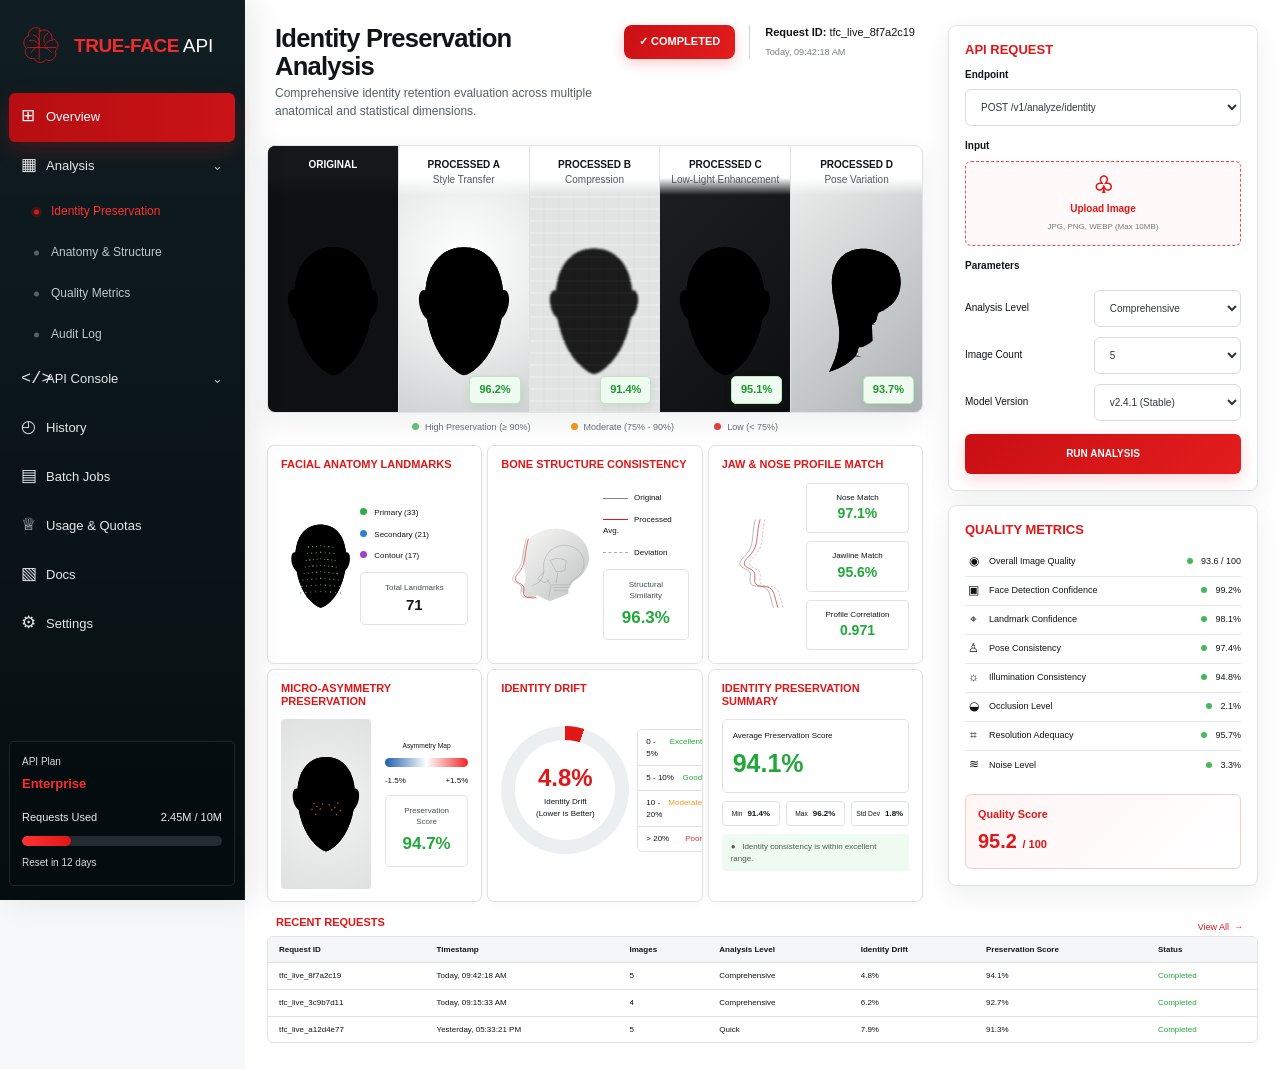
<file: index.html>
<!doctype html>
<html lang="en">
<head>
  <meta charset="utf-8">
  <meta name="viewport" content="width=device-width,initial-scale=1,viewport-fit=cover">
  <meta name="theme-color" content="#071014">
  <meta name="description" content="True-Face API identity preservation analysis console by NODERVA Software.">
  <title>True-Face API · Identity Preservation Console</title>
  <link rel="stylesheet" href="assets/css/app.css?v=2.0.0">
</head>
<body>
  <svg class="svg-defs" aria-hidden="true">
    <defs>
      <pattern id="mesh-grid" width="11" height="11" patternUnits="userSpaceOnUse">
        <path d="M0 0H11M0 0V11" fill="none" stroke="currentColor" stroke-width=".45" opacity=".55"/>
      </pattern>
      <radialGradient id="face-dark" cx="48%" cy="34%" r="68%">
        <stop offset="0" stop-color="#33383a"/><stop offset=".55" stop-color="#15191b"/><stop offset="1" stop-color="#050708"/>
      </radialGradient>
      <radialGradient id="face-light" cx="42%" cy="30%" r="72%">
        <stop offset="0" stop-color="#ffffff"/><stop offset=".66" stop-color="#e5e7e7"/><stop offset="1" stop-color="#bfc3c4"/>
      </radialGradient>
      <linearGradient id="bone-fill" x1="0" y1="0" x2="1" y2="1">
        <stop offset="0" stop-color="#f8f8f6"/><stop offset="1" stop-color="#babdbd"/>
      </linearGradient>
      <filter id="soft-shadow"><feDropShadow dx="0" dy="9" stdDeviation="10" flood-opacity=".14"/></filter>
      <symbol id="face-front" viewBox="0 0 220 260">
        <path class="face-fill" d="M110 15C65 15 38 53 40 111c1 42 15 90 43 117 10 10 20 17 27 18 8-1 18-8 28-18 28-27 42-75 43-117 1-58-26-96-71-96Z"/>
        <path class="face-ear" d="M42 93c-19-9-18 42 5 54M178 93c19-9 18 42-5 54"/>
        <path class="face-line" d="M67 91c14-11 28-11 40 0M113 91c12-11 27-11 40 0M75 109c11 8 21 8 31 0M115 109c11 8 21 8 30 0M110 99c-5 28-8 46 1 50M87 178c15 11 31 11 47 0M91 170c13-5 26-5 39 0M62 75c14-10 31-15 44-8M115 67c15-6 31-1 45 9M55 129c5 43 17 75 55 96M165 129c-5 43-17 75-55 96"/>
        <path class="face-mesh" d="M110 15C65 15 38 53 40 111c1 42 15 90 43 117 10 10 20 17 27 18 8-1 18-8 28-18 28-27 42-75 43-117 1-58-26-96-71-96Z"/>
        <g class="mesh-lines">
          <path d="M48 52c38 24 85 24 124 0M42 79c45 22 91 22 136 0M40 108c47 17 94 17 141 0M43 138c45 14 89 14 134 0M51 167c39 10 79 10 118 0M65 198c30 7 60 7 90 0M110 16v230M78 22c-10 62-9 143 32 224M142 22c10 62 9 143-32 224M56 40c8 72 24 146 54 206M164 40c-8 72-24 146-54 206"/>
        </g>
      </symbol>
      <symbol id="face-profile" viewBox="0 0 220 260">
        <path class="face-fill" d="M61 239c12-23 20-48 18-77-3-38-20-70-10-105 8-27 31-41 62-38 37 4 59 27 58 62-1 27-16 42-38 51-5 3-3 12-7 17-7 8-23 5-27 13-7 13 1 34-8 47-8 12-25 22-48 30Z"/>
        <path class="face-line" d="M132 40c-22 8-34 27-34 49 0 21 7 31-1 44-6 10-19 17-17 25 2 7 14 7 20 11 8 6 2 20 10 25 8 4 21-4 29-11M112 91c14-8 26-6 34 4M114 107c10 5 19 5 29-1M108 148c8 2 16 1 24-4M114 174c9 4 17 4 25 0"/>
        <path class="face-mesh" d="M61 239c12-23 20-48 18-77-3-38-20-70-10-105 8-27 31-41 62-38 37 4 59 27 58 62-1 27-16 42-38 51-5 3-3 12-7 17-7 8-23 5-27 13-7 13 1 34-8 47-8 12-25 22-48 30Z"/>
        <g class="mesh-lines"><path d="M78 48c29 23 65 29 104 18M72 77c35 21 72 26 111 15M70 109c29 17 58 24 91 20M76 141c24 11 44 16 68 13M80 174c20 8 37 9 58 5M89 207c10 4 20 5 30 4M111 22c-13 70-13 139-20 198M145 27c-4 65-16 124-35 181"/></g>
      </symbol>
    </defs>
  </svg>

  <div class="mobile-backdrop" id="mobile-backdrop"></div>
  <div class="app-shell">
    <aside class="sidebar" id="sidebar">
      <a class="product-brand" href="#overview" aria-label="True-Face API overview">
        <span class="brain-mark" aria-hidden="true">
          <svg viewBox="0 0 64 64"><path d="M31 7c-8-5-18 2-17 11-8 2-9 14-3 18-5 8 3 18 12 15 2 8 13 8 17 2 9 5 18-5 14-13 8-6 3-18-5-18 1-10-10-17-18-11Z"/><path d="M30 10v43M21 16c8 3 10 8 9 15M15 25c7-2 11 1 15 6M18 43c4-7 8-9 13-9M44 13c-7 4-8 9-6 15M51 24c-8 0-11 4-13 9M49 43c-6-6-9-8-12-7M12 35h43"/></svg>
        </span>
        <span><strong>TRUE-FACE</strong> <b>API</b></span>
      </a>

      <nav class="sidebar-nav" aria-label="Primary navigation">
        <button class="nav-button active" data-target="overview"><span class="nav-icon">⊞</span><span>Overview</span></button>
        <button class="nav-button has-submenu expanded" id="analysis-toggle"><span class="nav-icon">▦</span><span>Analysis</span><i>⌄</i></button>
        <div class="submenu" id="analysis-menu">
          <button class="active" data-focus="comparison">Identity Preservation</button>
          <button data-focus="anatomy-card">Anatomy &amp; Structure</button>
          <button data-focus="quality-panel">Quality Metrics</button>
          <button data-focus="requests">Audit Log</button>
        </div>
        <button class="nav-button" data-focus="api-panel"><span class="nav-icon">&lt;/&gt;</span><span>API Console</span><i>⌄</i></button>
        <button class="nav-button" data-modal="history"><span class="nav-icon">◴</span><span>History</span></button>
        <button class="nav-button" data-modal="batch"><span class="nav-icon">▤</span><span>Batch Jobs</span></button>
        <button class="nav-button" data-modal="quota"><span class="nav-icon">♕</span><span>Usage &amp; Quotas</span></button>
        <button class="nav-button" data-modal="docs"><span class="nav-icon">▧</span><span>Docs</span></button>
        <button class="nav-button" data-modal="settings"><span class="nav-icon">⚙</span><span>Settings</span></button>
      </nav>

      <section class="plan-card" aria-label="API plan">
        <small>API Plan</small>
        <strong>Enterprise</strong>
        <div><span>Requests Used</span><b><em id="used-count">2.45M</em> / 10M</b></div>
        <div class="quota-track"><i id="quota-fill"></i></div>
        <small>Reset in 12 days</small>
      </section>
    </aside>

    <main class="workspace" id="overview">
      <button class="mobile-menu" id="mobile-menu" aria-label="Open navigation">☰</button>
      <section class="dashboard-grid">
        <div class="main-column">
          <header class="page-header">
            <div>
              <p class="eyebrow">IDENTITY ANALYSIS / LIVE</p>
              <h1>Identity Preservation Analysis</h1>
              <p>Comprehensive identity retention evaluation across multiple anatomical and statistical dimensions.</p>
            </div>
            <div class="request-state">
              <span class="status-complete" id="analysis-status">✓ COMPLETED</span>
              <div><b>Request ID:</b> <code id="request-id">tfc_live_8f7a2c19</code><small id="request-time">Today, 09:42:18 AM</small></div>
            </div>
          </header>

          <section class="comparison-strip" id="comparison" aria-label="Original and processed image comparison">
            <article class="portrait-card original">
              <header><strong>ORIGINAL</strong><small>&nbsp;</small></header>
              <div class="portrait-stage"><svg viewBox="0 0 220 260"><use href="#face-front"/></svg></div>
            </article>
            <article class="portrait-card processed light-face">
              <header><strong>PROCESSED A</strong><small>Style Transfer</small></header>
              <div class="portrait-stage"><svg viewBox="0 0 220 260"><use href="#face-front"/></svg></div><b class="score-tag" data-score="96.2">96.2%</b>
            </article>
            <article class="portrait-card processed compressed">
              <header><strong>PROCESSED B</strong><small>Compression</small></header>
              <div class="portrait-stage"><svg viewBox="0 0 220 260"><use href="#face-front"/></svg></div><b class="score-tag" data-score="91.4">91.4%</b>
            </article>
            <article class="portrait-card processed dark-face">
              <header><strong>PROCESSED C</strong><small>Low-Light Enhancement</small></header>
              <div class="portrait-stage"><svg viewBox="0 0 220 260"><use href="#face-front"/></svg></div><b class="score-tag" data-score="95.1">95.1%</b>
            </article>
            <article class="portrait-card processed profile-face">
              <header><strong>PROCESSED D</strong><small>Pose Variation</small></header>
              <div class="portrait-stage"><svg viewBox="0 0 220 260"><use href="#face-profile"/></svg></div><b class="score-tag" data-score="93.7">93.7%</b>
            </article>
          </section>
          <div class="preservation-legend"><span class="high">High Preservation (≥ 90%)</span><span class="moderate">Moderate (75% - 90%)</span><span class="low">Low (&lt; 75%)</span></div>

          <section class="analysis-grid">
            <article class="analysis-card anatomy-card" id="anatomy-card">
              <h2>Facial Anatomy Landmarks</h2>
              <div class="anatomy-content">
                <div class="landmark-face">
                  <svg viewBox="0 0 220 260"><use href="#face-front"/><g class="landmark-dots" id="landmark-dots"></g></svg>
                </div>
                <div class="legend-stack"><span class="primary">Primary (33)</span><span class="secondary">Secondary (21)</span><span class="contour">Contour (17)</span><div class="total-box"><small>Total Landmarks</small><b>71</b></div></div>
              </div>
            </article>

            <article class="analysis-card bone-card">
              <h2>Bone Structure Consistency</h2>
              <div class="bone-content">
                <svg class="skull" viewBox="0 0 260 210" aria-label="Lateral skull structure">
                  <path class="skull-fill" d="M49 167c17-18 16-39 9-60-14-43 10-84 54-94 48-12 100 10 111 54 8 31-8 59-34 75-12 8-18 20-17 34l-47 19-33-15-22 8-21-21Z"/>
                  <path class="skull-line" d="M80 155c22-7 30-22 29-43-2-24 11-51 39-58 34-8 62 13 64 42 1 18-9 32-24 41-9 5-13 15-12 26M111 119l-18 19 19 10 12-8M126 91c13-7 29-7 41 1l-4 25-22 3-15-29ZM130 153h45M132 160h41M135 168h37M116 136l12 19-6 29M145 122l-4 27"/>
                  <path class="profile-original" d="M65 34c-10 32-7 52-17 73-8 16-22 23-18 34 3 7 15 8 20 14 7 8-4 21 4 28 8 7 21 0 31 6"/>
                  <path class="profile-processed" d="M70 35c-9 31-6 52-16 74-7 15-21 22-17 32 3 7 14 8 19 14 7 8-3 20 5 27 8 7 20 0 30 5"/>
                </svg>
                <div class="bone-legend"><span class="original-line">Original</span><span class="processed-line">Processed Avg.</span><span class="deviation-line">Deviation</span><div class="metric-box"><small>Structural Similarity</small><b id="structural-score">96.3%</b></div></div>
              </div>
            </article>

            <article class="analysis-card profile-card">
              <h2>Jaw &amp; Nose Profile Match</h2>
              <div class="profile-content">
                <svg viewBox="0 0 190 220" aria-hidden="true"><path class="profile-gray" d="M75 5c-8 30-2 49-14 70-8 14-25 23-20 33 3 7 17 9 21 15 6 8-3 20 4 28 8 8 25 1 35 11 8 8 9 24 15 42"/><path class="profile-red" d="M86 5c-9 29-3 49-15 70-8 15-25 22-20 33 3 7 17 8 21 15 6 8-3 20 5 28 7 8 24 1 34 11 8 8 9 24 15 42"/><path class="profile-dash" d="M97 5c-8 29-3 49-14 70-8 15-25 22-20 33 3 7 17 8 21 15 6 8-3 20 5 28 7 8 24 1 34 11 8 8 9 24 15 42"/></svg>
                <div class="profile-metrics"><div><small>Nose Match</small><b>97.1%</b></div><div><small>Jawline Match</small><b>95.6%</b></div><div><small>Profile Correlation</small><b>0.971</b></div></div>
              </div>
            </article>

            <article class="analysis-card asymmetry-card">
              <h2>Micro-Asymmetry Preservation</h2>
              <div class="asymmetry-content">
                <div class="mini-face"><svg viewBox="0 0 220 260"><use href="#face-front"/><g class="micro-dots" id="micro-dots"></g></svg></div>
                <div class="asymmetry-meter"><small>Asymmetry Map</small><div class="heat-track"></div><div class="heat-label"><span>-1.5%</span><span>+1.5%</span></div><div class="metric-box"><small>Preservation Score</small><b>94.7%</b></div></div>
              </div>
            </article>

            <article class="analysis-card drift-card">
              <h2>Identity Drift</h2>
              <div class="drift-content">
                <div class="drift-ring" id="drift-ring" style="--drift-angle:17.28deg"><span><b id="drift-value">4.8%</b><small>Identity Drift<br>(Lower is Better)</small></span></div>
                <div class="drift-scale"><span><b>0 - 5%</b><em>Excellent</em></span><span><b>5 - 10%</b><em>Good</em></span><span><b>10 - 20%</b><em>Moderate</em></span><span><b>&gt; 20%</b><em>Poor</em></span></div>
              </div>
            </article>

            <article class="analysis-card summary-card">
              <h2>Identity Preservation Summary</h2>
              <div class="summary-score"><small>Average Preservation Score</small><b id="average-score">94.1%</b></div>
              <div class="summary-stats"><span><small>Min</small><b id="min-score">91.4%</b></span><span><small>Max</small><b id="max-score">96.2%</b></span><span><small>Std Dev</small><b id="std-score">1.8%</b></span></div>
              <p class="summary-ok">● &nbsp; Identity consistency is within excellent range.</p>
            </article>
          </section>
        </div>

        <aside class="right-column">
          <section class="side-panel api-panel" id="api-panel">
            <h2>API Request</h2>
            <label><span>Endpoint</span><select id="endpoint"><option>POST /v1/analyze/identity</option><option>POST /v1/analyze/anatomy</option><option>POST /v1/batch/identity</option></select></label>
            <label><span>Input</span><button class="upload-drop" id="upload-trigger" type="button"><b>♧</b><strong id="upload-label">Upload Image</strong><small>JPG, PNG, WEBP (Max 10MB)</small></button><input class="hidden-input" id="image-input" type="file" accept="image/png,image/jpeg,image/webp"></label>
            <div class="parameters">
              <h3>Parameters</h3>
              <label><span>Analysis Level</span><select id="analysis-level"><option>Comprehensive</option><option>Standard</option><option>Quick</option></select></label>
              <label><span>Image Count</span><select id="image-count"><option>5</option><option>3</option><option>1</option></select></label>
              <label><span>Model Version</span><select><option>v2.4.1 (Stable)</option><option>v2.5.0 (Preview)</option></select></label>
            </div>
            <button class="run-analysis" id="run-analysis">Run Analysis</button>
          </section>

          <section class="side-panel quality-panel" id="quality-panel">
            <h2>Quality Metrics</h2>
            <ul class="quality-list" id="quality-list"></ul>
            <div class="quality-score"><small>Quality Score</small><b id="quality-score">95.2 <em>/ 100</em></b></div>
          </section>
        </aside>
      </section>

      <section class="requests-section" id="requests">
        <h2>Recent Requests</h2>
        <div class="table-wrap"><table><thead><tr><th>Request ID</th><th>Timestamp</th><th>Images</th><th>Analysis Level</th><th>Identity Drift</th><th>Preservation Score</th><th>Status</th></tr></thead><tbody id="requests-body"></tbody></table></div>
        <button class="view-all" id="view-all">View All&nbsp; →</button>
      </section>
    </main>
  </div>

  <dialog class="detail-dialog" id="detail-dialog">
    <button class="dialog-close" id="dialog-close" aria-label="Close">×</button>
    <div id="dialog-content"></div>
  </dialog>
  <div class="toast" id="toast" role="status" aria-live="polite"></div>

  <script src="assets/js/data.js?v=2.0.0"></script>
  <script src="assets/js/integrity.js?v=2.0.0"></script>
  <script src="assets/js/store.js?v=2.0.0"></script>
  <script src="assets/js/app.js?v=2.0.0"></script>
</body>
</html>
</file>
<file: assets/css/app.css>
:root {
  --red: #e11616;
  --red-dark: #b60e12;
  --red-soft: #fff0f0;
  --ink: #111416;
  --muted: #697075;
  --line: #dfe3e5;
  --soft: #f5f7f8;
  --panel: #ffffff;
  --green: #22a83a;
  --green-soft: #effaf1;
  --orange: #f29a22;
  --sidebar: #071014;
  --sidebar-line: #1b272c;
  --shadow: 0 8px 28px rgba(16, 25, 29, .07);
  --radius: 8px;
  --sidebar-width: 245px;
}

* { box-sizing: border-box; }
html { scroll-behavior: smooth; }
body {
  margin: 0;
  min-width: 320px;
  color: var(--ink);
  background: #f7f8f9;
  font-family: Inter, ui-sans-serif, -apple-system, BlinkMacSystemFont, "Segoe UI", Arial, sans-serif;
  font-size: 13px;
  line-height: 1.45;
  -webkit-font-smoothing: antialiased;
}
button, input, select { font: inherit; }
button, select { cursor: pointer; }
.svg-defs { position: absolute; width: 0; height: 0; overflow: hidden; }
.hidden-input { position: absolute; inline-size: 1px; block-size: 1px; opacity: 0; pointer-events: none; }

.app-shell { min-height: 100vh; }
.sidebar {
  position: fixed;
  inset: 0 auto 0 0;
  z-index: 50;
  display: flex;
  flex-direction: column;
  width: var(--sidebar-width);
  color: #e9edef;
  background:
    linear-gradient(180deg, rgba(6, 20, 25, .96), rgba(3, 10, 13, .99)),
    repeating-linear-gradient(0deg, transparent 0 24px, rgba(255,255,255,.015) 25px);
  border-right: 1px solid #142127;
  box-shadow: 8px 0 32px rgba(0,0,0,.09);
}
.product-brand {
  display: flex;
  align-items: center;
  gap: 11px;
  min-height: 91px;
  padding: 15px 18px;
  color: #fff;
  text-decoration: none;
}
.brain-mark { display: grid; place-items: center; width: 45px; height: 55px; color: var(--red); }
.brain-mark svg { width: 43px; fill: none; stroke: currentColor; stroke-width: 1.2; }
.product-brand strong { color: #f02b2b; font-size: 19px; letter-spacing: -.4px; }
.product-brand b { font-size: 19px; font-weight: 500; }

.sidebar-nav { padding: 2px 9px 18px; }
.nav-button {
  position: relative;
  display: grid;
  grid-template-columns: 25px 1fr auto;
  align-items: center;
  width: 100%;
  min-height: 49px;
  padding: 0 12px;
  color: #e4e8ea;
  background: transparent;
  border: 0;
  border-radius: 6px;
  text-align: left;
  transition: color .2s ease, background .2s ease, transform .2s ease;
}
.nav-button:hover { color: #fff; background: rgba(255,255,255,.055); transform: translateX(2px); }
.nav-button.active { color: #fff; background: linear-gradient(90deg, var(--red-dark), #c91317); box-shadow: 0 8px 22px rgba(222, 22, 22, .22); }
.nav-button .nav-icon { font-family: ui-monospace, Consolas, monospace; font-size: 17px; }
.nav-button > i { font-style: normal; color: #b4bec2; }
.submenu { display: grid; max-height: 180px; overflow: hidden; transition: max-height .25s ease, opacity .25s ease; }
.submenu.collapsed { max-height: 0; opacity: 0; }
.submenu button {
  position: relative;
  min-height: 41px;
  padding: 0 14px 0 42px;
  color: #bfc7ca;
  background: none;
  border: 0;
  text-align: left;
  font-size: 12px;
}
.submenu button::before { content: ""; position: absolute; left: 25px; top: 50%; width: 5px; height: 5px; border-radius: 50%; background: #566267; transform: translateY(-50%); }
.submenu button:hover, .submenu button.active { color: #ff2d2d; }
.submenu button.active::before { background: var(--red); box-shadow: 0 0 0 3px rgba(225,22,22,.2); }
.plan-card {
  margin: auto 9px 14px;
  padding: 13px 12px 15px;
  border: 1px solid var(--sidebar-line);
  border-radius: 5px;
  background: rgba(2, 10, 13, .62);
}
.plan-card > small { display: block; color: #d5dadd; font-size: 10px; }
.plan-card > strong { display: block; margin: 5px 0 16px; color: #ff2b2b; font-size: 13px; }
.plan-card > div:not(.quota-track) { display: flex; justify-content: space-between; gap: 8px; color: #e9edef; font-size: 11px; }
.plan-card b { font-weight: 500; }
.plan-card em { font-style: normal; }
.quota-track { height: 10px; margin: 10px 0; overflow: hidden; background: #222c31; border-radius: 10px; }
.quota-track i { display: block; width: 24.5%; height: 100%; background: linear-gradient(90deg, #f33, var(--red)); border-radius: inherit; }

.workspace { min-height: 100vh; margin-left: var(--sidebar-width); background: #fff; }
.mobile-menu { display: none; }
.dashboard-grid { display: grid; grid-template-columns: minmax(0, 1fr) 310px; gap: 25px; max-width: 1500px; margin: 0 auto; padding: 25px 22px 14px; }
.main-column { min-width: 0; }
.right-column { display: flex; flex-direction: column; gap: 14px; min-width: 0; }

.page-header { display: flex; align-items: flex-start; justify-content: space-between; gap: 26px; margin: 0 8px 25px; }
.eyebrow { display: none; }
.page-header h1 { margin: 0 0 5px; font-size: clamp(20px, 2vw, 28px); line-height: 1.08; letter-spacing: -.8px; }
.page-header p { margin: 0; color: #565e62; font-size: 12px; }
.request-state { display: flex; align-items: flex-start; gap: 14px; white-space: nowrap; }
.status-complete { padding: 9px 15px; color: #fff; background: linear-gradient(135deg, #c80f13, #e41d1d); border-radius: 8px; font-size: 11px; font-weight: 800; box-shadow: 0 4px 13px rgba(225,22,22,.22); }
.status-complete.loading { background: #737b7f; }
.request-state > div { padding-left: 15px; border-left: 1px solid #cfd4d6; font-size: 11px; }
.request-state code { font-family: inherit; }
.request-state small { display: block; margin-top: 5px; color: #777f83; }

.comparison-strip {
  position: relative;
  display: grid;
  grid-template-columns: repeat(5, minmax(0, 1fr));
  min-height: 268px;
  overflow: hidden;
  border: 1px solid var(--line);
  border-radius: var(--radius);
  background: #f5f6f7;
  box-shadow: var(--shadow);
}
.portrait-card { position: relative; min-width: 0; overflow: hidden; border-right: 1px solid var(--line); }
.portrait-card:last-child { border-right: 0; }
.portrait-card header { position: absolute; z-index: 2; inset: 0 0 auto; display: grid; justify-items: center; padding: 12px 5px 8px; background: linear-gradient(#fff 65%, rgba(255,255,255,0)); }
.portrait-card header strong { font-size: 10px; }
.portrait-card header small { color: #52595d; font-size: 10px; }
.portrait-card.original header { color: #fff; background: linear-gradient(#151719 60%, rgba(20,22,24,0)); }
.portrait-stage { position: absolute; inset: 0; display: grid; place-items: end center; padding-top: 44px; }
.portrait-stage svg { width: 94%; height: 91%; overflow: visible; }
.portrait-card .face-fill { fill: url(#face-light); }
.portrait-card .face-ear, .portrait-card .face-line { fill: none; stroke: #8d9294; stroke-width: 1.1; }
.portrait-card .face-mesh { fill: url(#mesh-grid); color: #8b8f91; opacity: .35; }
.portrait-card .mesh-lines { fill: none; stroke: #8b8f91; stroke-width: .45; opacity: .48; }
.portrait-card.original { background: #0e1011; }
.portrait-card.original .face-fill, .portrait-card.dark-face .face-fill, .portrait-card.profile-face .face-fill { fill: url(#face-dark); }
.portrait-card.original .face-ear, .portrait-card.original .face-line, .portrait-card.dark-face .face-ear, .portrait-card.dark-face .face-line, .portrait-card.profile-face .face-line { stroke: #8d9699; }
.portrait-card.original .face-mesh, .portrait-card.dark-face .face-mesh, .portrait-card.profile-face .face-mesh { color: #a6b0b3; opacity: .55; }
.portrait-card.light-face .portrait-stage { background: radial-gradient(circle at 50% 42%, #fff, #e6e8e8 60%, #cfd3d4); }
.portrait-card.compressed .portrait-stage { background: #e2e3e3; }
.portrait-card.compressed svg { filter: grayscale(1) contrast(1.2) blur(1px); image-rendering: pixelated; transform: scale(.98); opacity: .88; }
.portrait-card.compressed .portrait-stage::after { content: ""; position: absolute; inset: 45px 0 0; background: repeating-linear-gradient(0deg, transparent 0 10px, rgba(255,255,255,.22) 10px 12px), repeating-linear-gradient(90deg, transparent 0 13px, rgba(30,30,30,.07) 13px 15px); mix-blend-mode: overlay; }
.portrait-card.dark-face .portrait-stage { background: linear-gradient(135deg, #1e2021, #0c0e0f); }
.portrait-card.profile-face .portrait-stage { background: linear-gradient(135deg, #f1f2f2, #aeb2b3); }
.score-tag { position: absolute; z-index: 3; right: 8px; bottom: 8px; padding: 5px 9px; color: #1a982f; background: #effaf1; border: 1px solid #bce5c2; border-radius: 5px; font-size: 11px; box-shadow: 0 3px 8px rgba(31,125,43,.1); }
.preservation-legend { display: flex; justify-content: center; gap: 40px; padding: 8px 5px 11px; color: #687075; font-size: 9px; }
.preservation-legend span::before { content: ""; display: inline-block; width: 7px; height: 7px; margin-right: 6px; border-radius: 50%; }
.preservation-legend .high::before { background: #65c678; }
.preservation-legend .moderate::before { background: var(--orange); }
.preservation-legend .low::before { background: #e84141; }

.analysis-grid { display: grid; grid-template-columns: repeat(3, minmax(0, 1fr)); gap: 5px; }
.analysis-card { min-width: 0; min-height: 218px; padding: 12px 13px; overflow: hidden; background: #fff; border: 1px solid var(--line); border-radius: 7px; box-shadow: 0 2px 10px rgba(10,20,24,.035); transition: border-color .25s ease, box-shadow .25s ease; }
.analysis-card.flash-focus, .side-panel.flash-focus, .comparison-strip.flash-focus, .requests-section.flash-focus { border-color: var(--red); box-shadow: 0 0 0 3px rgba(225,22,22,.12); }
.analysis-card h2, .side-panel h2, .requests-section h2 { margin: 0 0 10px; color: var(--red); font-size: 11px; line-height: 1.2; text-transform: uppercase; }
.anatomy-content, .bone-content, .profile-content, .asymmetry-content, .drift-content { display: flex; height: 170px; align-items: center; }
.landmark-face { align-self: stretch; flex: 1; min-width: 0; }
.landmark-face svg, .mini-face svg { width: 100%; height: 100%; overflow: visible; }
.landmark-face .face-fill, .mini-face .face-fill { fill: url(#face-dark); }
.landmark-face .face-ear, .landmark-face .face-line, .mini-face .face-ear, .mini-face .face-line { fill: none; stroke: #788185; stroke-width: 1; }
.landmark-face .face-mesh, .mini-face .face-mesh { fill: url(#mesh-grid); color: #81898c; opacity: .42; }
.landmark-face .mesh-lines, .mini-face .mesh-lines { fill: none; stroke: #81898c; stroke-width: .45; opacity: .38; }
.landmark-dot { fill: #2fb344; filter: drop-shadow(0 0 2px rgba(47,179,68,.42)); }
.legend-stack { display: grid; gap: 10px; width: 108px; font-size: 8px; }
.legend-stack > span::before { content: ""; display: inline-block; width: 7px; height: 7px; margin-right: 7px; border-radius: 50%; }
.legend-stack .primary::before { background: #29af42; }
.legend-stack .secondary::before { background: #2e82cc; }
.legend-stack .contour::before { background: #9b42c8; }
.total-box, .metric-box { padding: 9px; border: 1px solid var(--line); border-radius: 5px; text-align: center; }
.total-box small, .metric-box small { display: block; color: #474e52; font-size: 8px; }
.total-box b { font-size: 15px; }

.skull { width: 71%; height: 100%; }
.skull-fill { fill: url(#bone-fill); opacity: .92; }
.skull-line { fill: none; stroke: #969c9e; stroke-width: 1.1; }
.profile-original { fill: none; stroke: #8e9597; stroke-width: 1.2; }
.profile-processed { fill: none; stroke: var(--red); stroke-width: 1.5; }
.bone-legend { display: grid; gap: 10px; width: 112px; font-size: 8px; }
.bone-legend > span::before { content: ""; display: inline-block; width: 25px; margin-right: 6px; vertical-align: middle; border-top: 1px solid; }
.bone-legend .original-line::before { border-color: #83898b; }
.bone-legend .processed-line::before { border-color: var(--red); }
.bone-legend .deviation-line::before { border-color: #aaa; border-top-style: dashed; }
.metric-box b { display: block; margin-top: 4px; color: var(--green); font-size: 17px; }

.profile-content > svg { width: 45%; height: 100%; }
.profile-gray, .profile-red, .profile-dash { fill: none; stroke-width: 1.5; }
.profile-gray { stroke: #8d9497; }
.profile-red { stroke: var(--red); }
.profile-dash { stroke: #aaa; stroke-dasharray: 5 4; }
.profile-metrics { display: grid; gap: 8px; flex: 1; }
.profile-metrics > div { padding: 8px; border: 1px solid var(--line); border-radius: 4px; text-align: center; }
.profile-metrics small { display: block; font-size: 8px; }
.profile-metrics b { color: var(--green); font-size: 14px; }

.mini-face { width: 48%; height: 100%; background: radial-gradient(circle, #f2f3f3, #dfe1e1); border-radius: 4px; }
.micro-dot { fill: #e85b4d; opacity: .8; }
.asymmetry-meter { display: grid; gap: 8px; width: 52%; padding-left: 14px; text-align: center; font-size: 8px; }
.heat-track { height: 9px; background: linear-gradient(90deg, #205eae, #fff, #f12626); border-radius: 10px; }
.heat-label { display: flex; justify-content: space-between; }
.drift-content { justify-content: space-around; gap: 8px; }
.drift-ring { --drift-angle: 17.28deg; position: relative; display: grid; place-items: center; width: 128px; aspect-ratio: 1; flex: 0 0 auto; border-radius: 50%; background: conic-gradient(var(--red) var(--drift-angle), #eceff0 0); }
.drift-ring::before { content: ""; position: absolute; inset: 14px; background: #fff; border-radius: 50%; }
.drift-ring span { position: relative; display: grid; text-align: center; }
.drift-ring b { color: var(--red); font-size: 24px; }
.drift-ring small { font-size: 8px; }
.drift-scale { display: grid; width: 122px; border: 1px solid var(--line); border-radius: 5px; }
.drift-scale span { display: flex; justify-content: space-between; gap: 6px; padding: 6px 8px; border-bottom: 1px solid var(--line); font-size: 8px; }
.drift-scale span:last-child { border-bottom: 0; }
.drift-scale b { font-weight: 500; }
.drift-scale em { color: var(--green); font-style: normal; }
.drift-scale span:nth-child(3) em { color: var(--orange); }
.drift-scale span:nth-child(4) em { color: #de3333; }
.summary-score { padding: 10px; border: 1px solid var(--line); border-radius: 5px; }
.summary-score small { display: block; font-size: 8px; }
.summary-score b { display: block; margin-top: 4px; color: var(--green); font-size: 25px; }
.summary-stats { display: grid; grid-template-columns: repeat(3, 1fr); gap: 6px; margin: 8px 0; }
.summary-stats span { padding: 6px 4px; border: 1px solid var(--line); border-radius: 4px; text-align: center; font-size: 8px; }
.summary-stats small { margin-right: 5px; }
.summary-ok { margin: 0; padding: 7px 9px; color: #47604b; background: var(--green-soft); border-radius: 4px; font-size: 8px; }

.side-panel { padding: 16px; background: #fff; border: 1px solid var(--line); border-radius: var(--radius); box-shadow: var(--shadow); transition: border-color .25s ease, box-shadow .25s ease; }
.side-panel h2 { font-size: 13px; }
.api-panel > label > span, .parameters > label > span, .parameters h3 { display: block; margin: 0 0 7px; font-size: 10px; font-weight: 700; }
.api-panel select { width: 100%; min-height: 37px; padding: 0 11px; color: #30363a; background: #fff; border: 1px solid #d7dcde; border-radius: 6px; font-size: 10px; }
.api-panel > label { display: block; margin-bottom: 13px; }
.upload-drop { display: grid; place-items: center; width: 100%; min-height: 85px; padding: 10px; color: var(--red); background: #fff9f9; border: 1px dashed #ef4b4b; border-radius: 6px; }
.upload-drop b { font-size: 23px; line-height: 1; }
.upload-drop strong { font-size: 10px; }
.upload-drop small { color: #747b7e; font-size: 8px; }
.upload-drop.has-file { background: #f1fbf3; border-color: #53b865; color: var(--green); }
.parameters { display: grid; gap: 10px; }
.parameters h3 { margin-top: 0; }
.parameters label { display: grid; grid-template-columns: 1fr 1.2fr; align-items: center; gap: 6px; }
.parameters label > span { margin: 0; font-weight: 500; }
.run-analysis { width: 100%; min-height: 40px; margin-top: 13px; color: #fff; background: linear-gradient(135deg, #c80f13, #e41d1d); border: 0; border-radius: 6px; font-size: 10px; font-weight: 800; text-transform: uppercase; box-shadow: 0 5px 15px rgba(225,22,22,.18); transition: transform .2s ease, box-shadow .2s ease; }
.run-analysis:hover { transform: translateY(-2px); box-shadow: 0 8px 20px rgba(225,22,22,.28); }
.run-analysis.loading { color: transparent; position: relative; pointer-events: none; }
.run-analysis.loading::after { content: ""; position: absolute; left: 50%; top: 50%; width: 16px; height: 16px; margin: -8px; border: 2px solid rgba(255,255,255,.35); border-top-color: #fff; border-radius: 50%; animation: spin .75s linear infinite; }
@keyframes spin { to { transform: rotate(360deg); } }

.quality-list { list-style: none; margin: 0; padding: 0; }
.quality-list li { display: grid; grid-template-columns: 17px 1fr auto; align-items: center; gap: 7px; min-height: 29px; border-bottom: 1px solid #e6e9ea; font-size: 9px; }
.quality-list li:last-child { border-bottom: 0; }
.quality-list i { font-style: normal; font-size: 12px; text-align: center; }
.quality-list b { font-weight: 500; }
.quality-list b::before { content: ""; display: inline-block; width: 6px; height: 6px; margin-right: 8px; background: #45b959; border-radius: 50%; }
.quality-score { margin-top: 14px; padding: 12px; color: var(--red); background: linear-gradient(135deg, #fff5f5, #fff); border: 1px solid #f2cece; border-radius: 6px; }
.quality-score small { display: block; font-weight: 700; }
.quality-score b { display: block; margin-top: 5px; font-size: 20px; }
.quality-score em { font-size: 11px; font-style: normal; }

.requests-section { position: relative; max-width: 1500px; margin: 0 auto; padding: 0 22px 26px; background: #fff; transition: box-shadow .25s ease; }
.requests-section h2 { margin: 0 0 7px 9px; }
.table-wrap { overflow-x: auto; border: 1px solid var(--line); border-radius: 6px; }
table { width: 100%; min-width: 850px; border-collapse: collapse; font-size: 8px; }
th, td { padding: 7px 11px; text-align: left; border-bottom: 1px solid var(--line); white-space: nowrap; }
th { background: #f5f6f7; font-weight: 700; }
tbody tr:last-child td { border-bottom: 0; }
tbody tr { transition: background .2s ease; }
tbody tr:hover { background: #fff8f8; }
td.status { color: var(--green); }
.view-all { position: absolute; right: 31px; top: 4px; color: var(--red); background: transparent; border: 0; font-size: 9px; }

.detail-dialog { width: min(760px, calc(100% - 32px)); max-height: min(84vh, 760px); padding: 0; color: var(--ink); background: #fff; border: 0; border-radius: 12px; box-shadow: 0 22px 70px rgba(0,0,0,.32); }
.detail-dialog::backdrop { background: rgba(2,8,10,.7); backdrop-filter: blur(4px); }
.dialog-close { position: sticky; z-index: 2; float: right; top: 12px; right: 12px; display: grid; place-items: center; width: 34px; height: 34px; margin: 12px; color: #fff; background: var(--red); border: 0; border-radius: 50%; font-size: 22px; }
#dialog-content { padding: 36px; }
#dialog-content h2 { margin: 0 0 8px; font-size: 26px; }
#dialog-content > p { margin: 0 0 22px; color: var(--muted); }
.dialog-grid { display: grid; grid-template-columns: repeat(2, 1fr); gap: 10px; clear: both; }
.dialog-card { padding: 16px; background: var(--soft); border: 1px solid var(--line); border-radius: 8px; }
.dialog-card small { color: var(--red); font-weight: 800; text-transform: uppercase; }
.dialog-card strong { display: block; margin: 6px 0; }
.dialog-card p { margin: 0; color: var(--muted); font-size: 11px; }
.toast { position: fixed; z-index: 100; right: 20px; bottom: 20px; max-width: 340px; padding: 12px 16px; color: #fff; background: #101719; border-left: 4px solid var(--red); border-radius: 5px; box-shadow: 0 15px 38px rgba(0,0,0,.25); opacity: 0; transform: translateY(20px); pointer-events: none; transition: .25s ease; }
.toast.show { opacity: 1; transform: translateY(0); }
.mobile-backdrop { display: none; }

@media (max-width: 1240px) {
  :root { --sidebar-width: 216px; }
  .dashboard-grid { grid-template-columns: minmax(0,1fr) 280px; gap: 14px; padding-inline: 14px; }
  .requests-section { padding-inline: 14px; }
  .comparison-strip { min-height: 240px; }
  .analysis-card { padding: 10px; }
  .legend-stack, .bone-legend { width: 90px; }
  .analysis-grid { grid-template-columns: repeat(2, minmax(0,1fr)); }
  .summary-card { grid-column: span 2; }
}

@media (max-width: 980px) {
  .sidebar { width: 245px; transform: translateX(-102%); transition: transform .3s cubic-bezier(.2,.8,.2,1); }
  .sidebar.open { transform: translateX(0); }
  .workspace { margin-left: 0; }
  .mobile-menu { position: fixed; z-index: 48; display: grid; place-items: center; left: 13px; top: 13px; width: 42px; height: 42px; color: #fff; background: var(--red); border: 0; border-radius: 8px; box-shadow: 0 7px 18px rgba(225,22,22,.3); }
  .mobile-backdrop { position: fixed; z-index: 49; inset: 0; display: block; visibility: hidden; opacity: 0; background: rgba(4,10,12,.62); transition: opacity .3s ease, visibility .3s ease; }
  .mobile-backdrop.show { visibility: visible; opacity: 1; }
  .dashboard-grid { padding-top: 72px; }
}

@media (max-width: 760px) {
  .dashboard-grid { grid-template-columns: 1fr; padding: 72px 12px 12px; }
  .right-column { display: grid; grid-template-columns: repeat(2, minmax(0,1fr)); }
  .page-header { display: grid; margin-inline: 0; }
  .request-state { justify-content: space-between; white-space: normal; }
  .comparison-strip { grid-template-columns: repeat(5, 160px); overflow-x: auto; scroll-snap-type: x mandatory; }
  .portrait-card { min-height: 250px; scroll-snap-align: start; }
  .preservation-legend { gap: 14px; justify-content: flex-start; overflow-x: auto; white-space: nowrap; }
  .analysis-grid { grid-template-columns: 1fr; }
  .summary-card { grid-column: auto; }
  .requests-section { padding: 0 12px 22px; }
}

@media (max-width: 520px) {
  body { font-size: 12px; }
  .page-header h1 { font-size: 24px; }
  .request-state { align-items: center; }
  .status-complete { padding: 7px 10px; font-size: 9px; }
  .right-column { grid-template-columns: 1fr; }
  .analysis-card { min-height: 235px; }
  .anatomy-content, .bone-content, .profile-content, .asymmetry-content, .drift-content { height: 185px; }
  .drift-ring { width: 120px; }
  .dialog-grid { grid-template-columns: 1fr; }
  #dialog-content { padding: 25px 18px 28px; }
}

@media (prefers-reduced-motion: reduce) {
  *, *::before, *::after { scroll-behavior: auto !important; animation-duration: .01ms !important; animation-iteration-count: 1 !important; transition-duration: .01ms !important; }
}
</file>
